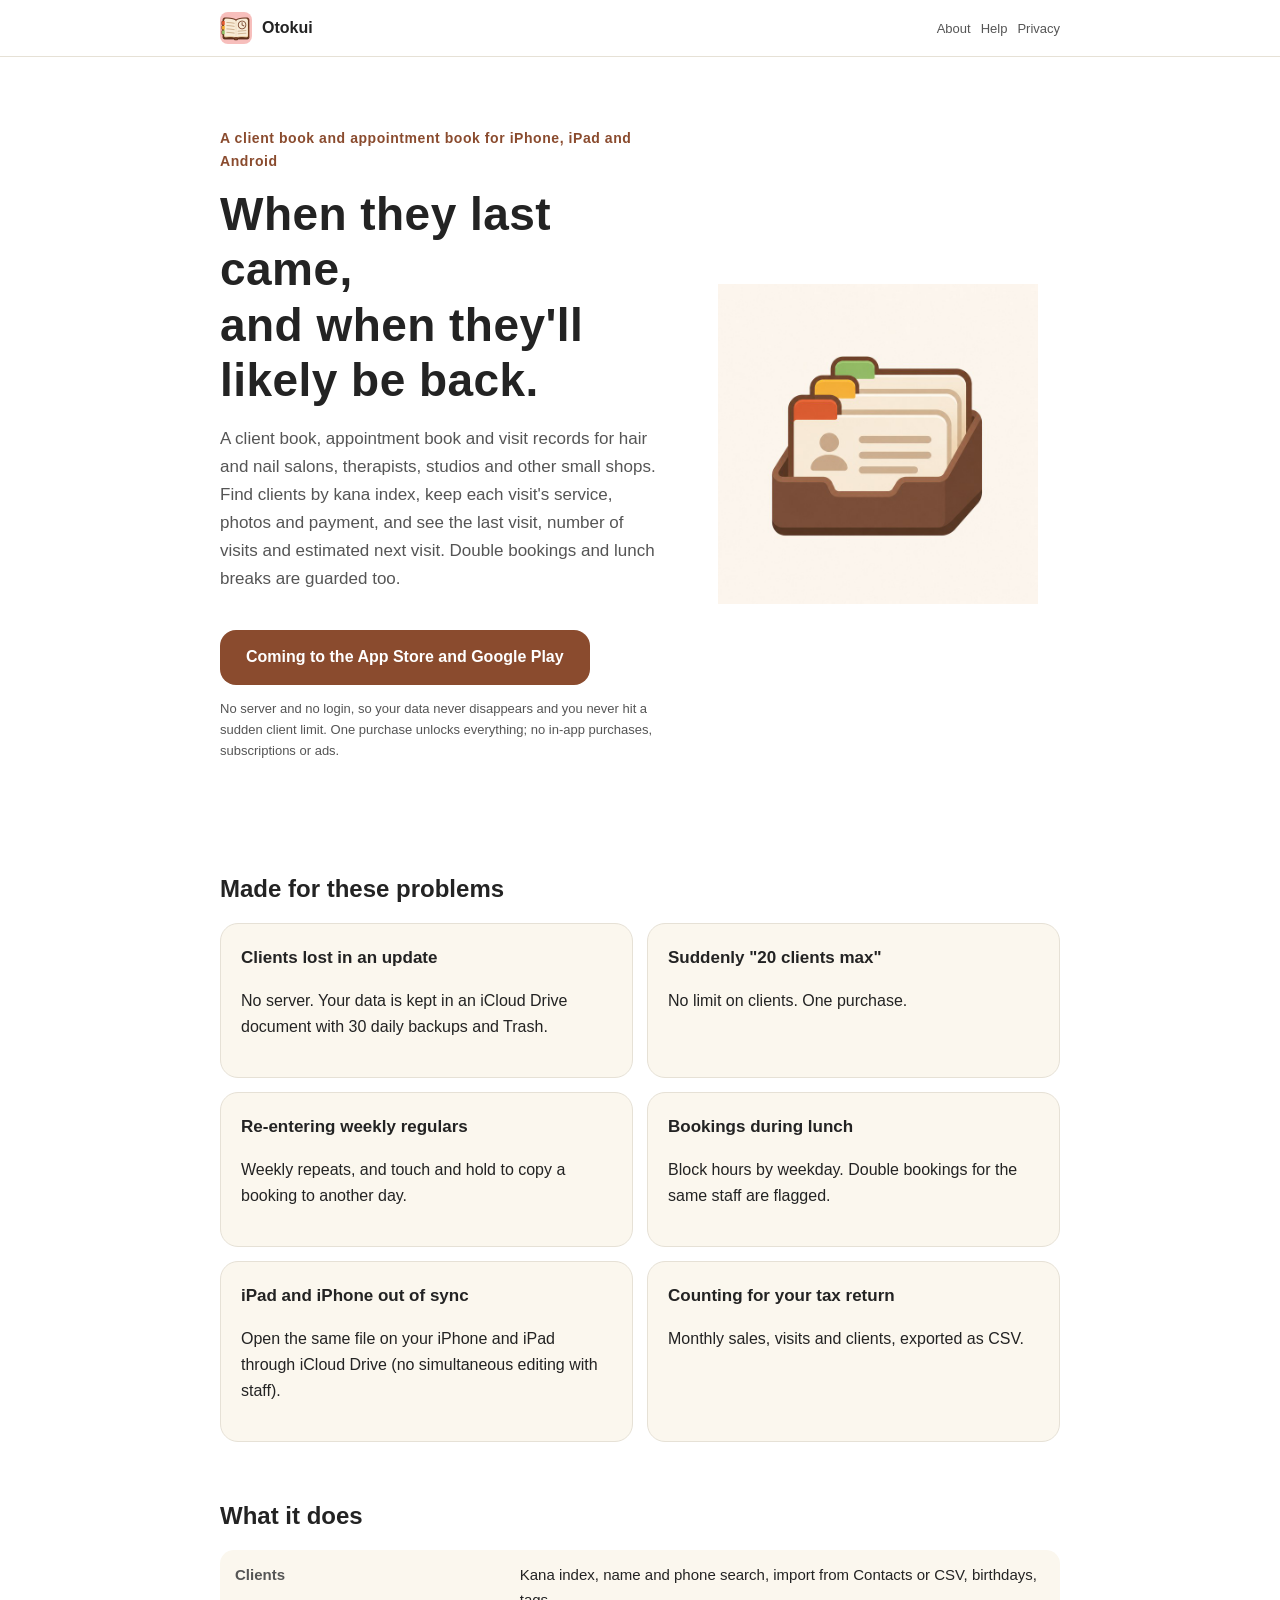
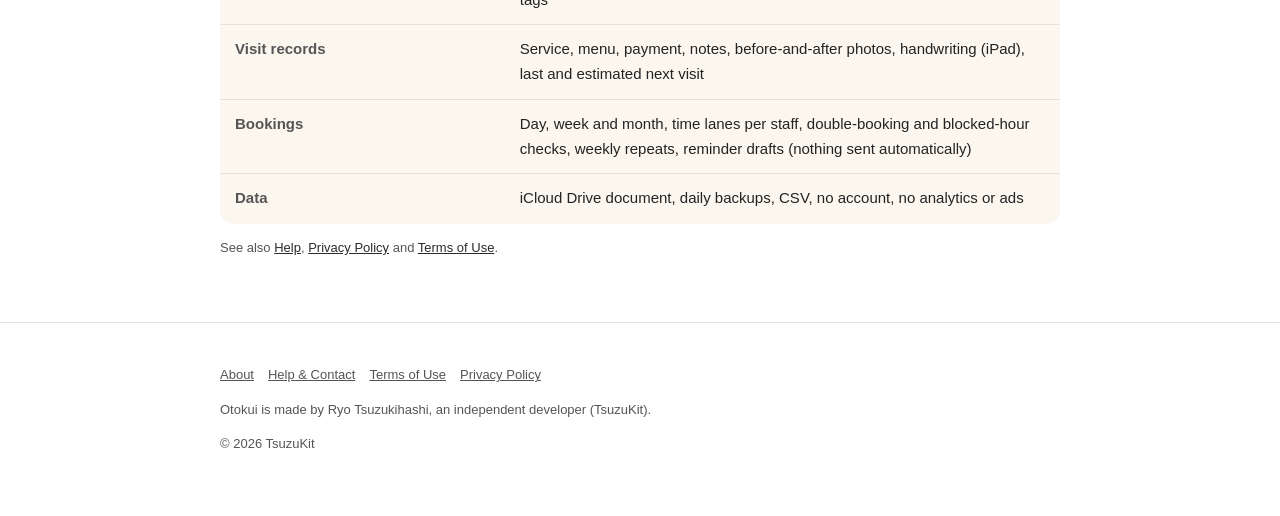
<file: index.html>
<!DOCTYPE html>
<html lang="ja" data-title-ja="おとくい｜顧客台帳と予約・カルテ" data-title-en="Otokui | Client book &amp; bookings">
<head>
<meta charset="UTF-8">
<meta name="viewport" content="width=device-width, initial-scale=1">
<script>(function(){var l=navigator.languages&&navigator.languages.length?navigator.languages:[navigator.language||"ja"],p="en";for(var i=0;i<l.length;i++){var c=String(l[i]).toLowerCase();if(c.indexOf("ja")===0){p="ja";break}if(c.indexOf("en")===0){p="en";break}}var d=document.documentElement;d.lang=p;var t=d.getAttribute("data-title-"+p);if(t){document.title=t}})();</script>
<title>おとくい｜顧客台帳と予約・カルテ</title>
<meta name="description" content="美容室・ネイル・整体・教室のお客さんの台帳と予約帳とカルテ。予約の重なりを防ぎ、前回の来店と次の目安・月の売上も。サーバーとログインなし。買い切り・広告なし。 / Client book, appointment book and visit records for salons, therapists and studios. Avoid double bookings and see last and next visits and monthly sales. One purchase, no ads.">
<meta property="og:title" content="おとくい｜顧客台帳と予約・カルテ">
<meta property="og:description" content="美容室・ネイル・整体・教室のお客さんの台帳と予約帳とカルテ。予約の重なりを防ぎ、前回の来店と次の目安・月の売上も。サーバーとログインなし。買い切り・広告なし。">
<meta property="og:type" content="website">
<meta property="og:url" content="https://otokui.tsuzukit.com/">
<meta property="og:image" content="https://otokui.tsuzukit.com/assets/og.jpg">
<link rel="icon" href="assets/icon.png">
<link rel="apple-touch-icon" href="assets/icon.png">
<link rel="stylesheet" href="style.css">
</head>
<body>
<div data-l="ja" lang="ja">
<header class="site"><div class="wrap">
<a class="brand" href="./"><img src="assets/icon.png" alt="" width="32" height="32">おとくい</a>
<nav class="site"><a href="./">紹介</a><a href="support.html">使い方</a><a href="privacy.html">プライバシー</a></nav>
</div></header>
<main class="wrap">
<section class="hero">
<div>
<p class="eyebrow">iPhone・iPad・Android の顧客台帳と予約帳</p>
<h1>前回いつ来て、<br>次はいつごろか。</h1>
<p class="lead">美容室・ネイル・整体・教室など、ひとりや少人数で店をやる人のための顧客台帳と予約帳とカルテです。お客さんを あかさたな で探し、来店ごとの施術・写真・会計を残すと、前回の来店日・来店の回数・次の目安が分かります。予約の重なりと昼休みも防ぎます。</p>
<a class="cta" href="#store" id="store">App Store・Google Play で配信予定</a>
<p class="note">サーバーもログインもないので、データが消えたり、ある日から人数が制限されたりしません。買い切りで全部の機能が使え、アプリ内課金・サブスクリプション・広告はありません。</p>
</div>
<img src="assets/hero.jpg" alt="お客さんの台帳と予約の表のイラスト" width="360">
</section>

<h2>こんな困りごとのために</h2>
<div class="grid two">
<div class="card"><h3>アップデートで顧客が消えた</h3><p>サーバーを使いません。iCloud Drive の書類と毎日の控え 30 世代・ゴミ箱で守ります。</p></div>
<div class="card"><h3>突然「20 人まで」</h3><p>お客さんの数に制限はありません。買い切りです。</p></div>
<div class="card"><h3>毎週同じお客さんを入れ直す</h3><p>毎週の繰り返しと、長押しで別の日にコピー。</p></div>
<div class="card"><h3>昼休みに予約を入れてしまう</h3><p>受けない時間を曜日ごとに。同じ担当の重なりも知らせます。</p></div>
<div class="card"><h3>iPad と iPhone で別々</h3><p>iCloud Drive の書類として、自分の iPhone と iPad で同じものを開けます（スタッフと同時に直すことはできません）。</p></div>
<div class="card"><h3>確定申告のときに数えたい</h3><p>月ごとの売上・来店の数・来た人の数。CSV で書き出せます。</p></div>
</div>

<h2>できること</h2>
<table>
<tr><th>お客さん</th><td>あかさたな・名前・電話で探す・連絡先や CSV から読みこむ・誕生日・タグ</td></tr>
<tr><th>カルテ</th><td>来店ごとの施術・メニュー・会計・メモ・前後の写真・手書き（iPad）・前回と次の目安</td></tr>
<tr><th>予約</th><td>日・週・月・担当ごとの時間の帯・重なりと受けない時間・毎週の繰り返し・知らせの文の下書き（自動では送りません）</td></tr>
<tr><th>データ</th><td>iCloud Drive の書類・毎日の控え・CSV・アカウントなし・解析と広告なし</td></tr>
</table>
<p class="note"><a href="support.html">使い方</a>・<a href="privacy.html">プライバシーポリシー</a>・<a href="terms.html">利用規約</a>もご覧ください。</p>
</main>
<footer class="site"><div class="wrap">
<p><a href="./">紹介</a><a href="support.html">使い方とお問い合わせ</a><a href="terms.html">利用規約</a><a href="privacy.html">プライバシーポリシー</a></p>
<p>おとくいは、個人開発者の續橋涼（TsuzuKit）が作っているアプリです。</p>
<p>© 2026 TsuzuKit</p>
</div></footer>
</div>
<div data-l="en" lang="en">
<header class="site"><div class="wrap">
<a class="brand" href="./"><img src="assets/icon.png" alt="" width="32" height="32">Otokui</a>
<nav class="site"><a href="./">About</a><a href="support.html">Help</a><a href="privacy.html">Privacy</a></nav>
</div></header>
<main class="wrap">
<section class="hero">
<div>
<p class="eyebrow">A client book and appointment book for iPhone, iPad and Android</p>
<h1>When they last came,<br>and when they'll likely be back.</h1>
<p class="lead">A client book, appointment book and visit records for hair and nail salons, therapists, studios and other small shops. Find clients by kana index, keep each visit's service, photos and payment, and see the last visit, number of visits and estimated next visit. Double bookings and lunch breaks are guarded too.</p>
<a class="cta" href="#store" id="store">Coming to the App Store and Google Play</a>
<p class="note">No server and no login, so your data never disappears and you never hit a sudden client limit. One purchase unlocks everything; no in-app purchases, subscriptions or ads.</p>
</div>
<img src="assets/hero.jpg" alt="Illustration of a client book and a booking chart" width="360">
</section>

<h2>Made for these problems</h2>
<div class="grid two">
<div class="card"><h3>Clients lost in an update</h3><p>No server. Your data is kept in an iCloud Drive document with 30 daily backups and Trash.</p></div>
<div class="card"><h3>Suddenly "20 clients max"</h3><p>No limit on clients. One purchase.</p></div>
<div class="card"><h3>Re-entering weekly regulars</h3><p>Weekly repeats, and touch and hold to copy a booking to another day.</p></div>
<div class="card"><h3>Bookings during lunch</h3><p>Block hours by weekday. Double bookings for the same staff are flagged.</p></div>
<div class="card"><h3>iPad and iPhone out of sync</h3><p>Open the same file on your iPhone and iPad through iCloud Drive (no simultaneous editing with staff).</p></div>
<div class="card"><h3>Counting for your tax return</h3><p>Monthly sales, visits and clients, exported as CSV.</p></div>
</div>

<h2>What it does</h2>
<table>
<tr><th>Clients</th><td>Kana index, name and phone search, import from Contacts or CSV, birthdays, tags</td></tr>
<tr><th>Visit records</th><td>Service, menu, payment, notes, before-and-after photos, handwriting (iPad), last and estimated next visit</td></tr>
<tr><th>Bookings</th><td>Day, week and month, time lanes per staff, double-booking and blocked-hour checks, weekly repeats, reminder drafts (nothing sent automatically)</td></tr>
<tr><th>Data</th><td>iCloud Drive document, daily backups, CSV, no account, no analytics or ads</td></tr>
</table>
<p class="note">See also <a href="support.html">Help</a>, <a href="privacy.html">Privacy Policy</a> and <a href="terms.html">Terms of Use</a>.</p>
</main>
<footer class="site"><div class="wrap">
<p><a href="./">About</a><a href="support.html">Help & Contact</a><a href="terms.html">Terms of Use</a><a href="privacy.html">Privacy Policy</a></p>
<p>Otokui is made by Ryo Tsuzukihashi, an independent developer (TsuzuKit).</p>
<p>© 2026 TsuzuKit</p>
</div></footer>
</div>
</body>
</html>
</file>
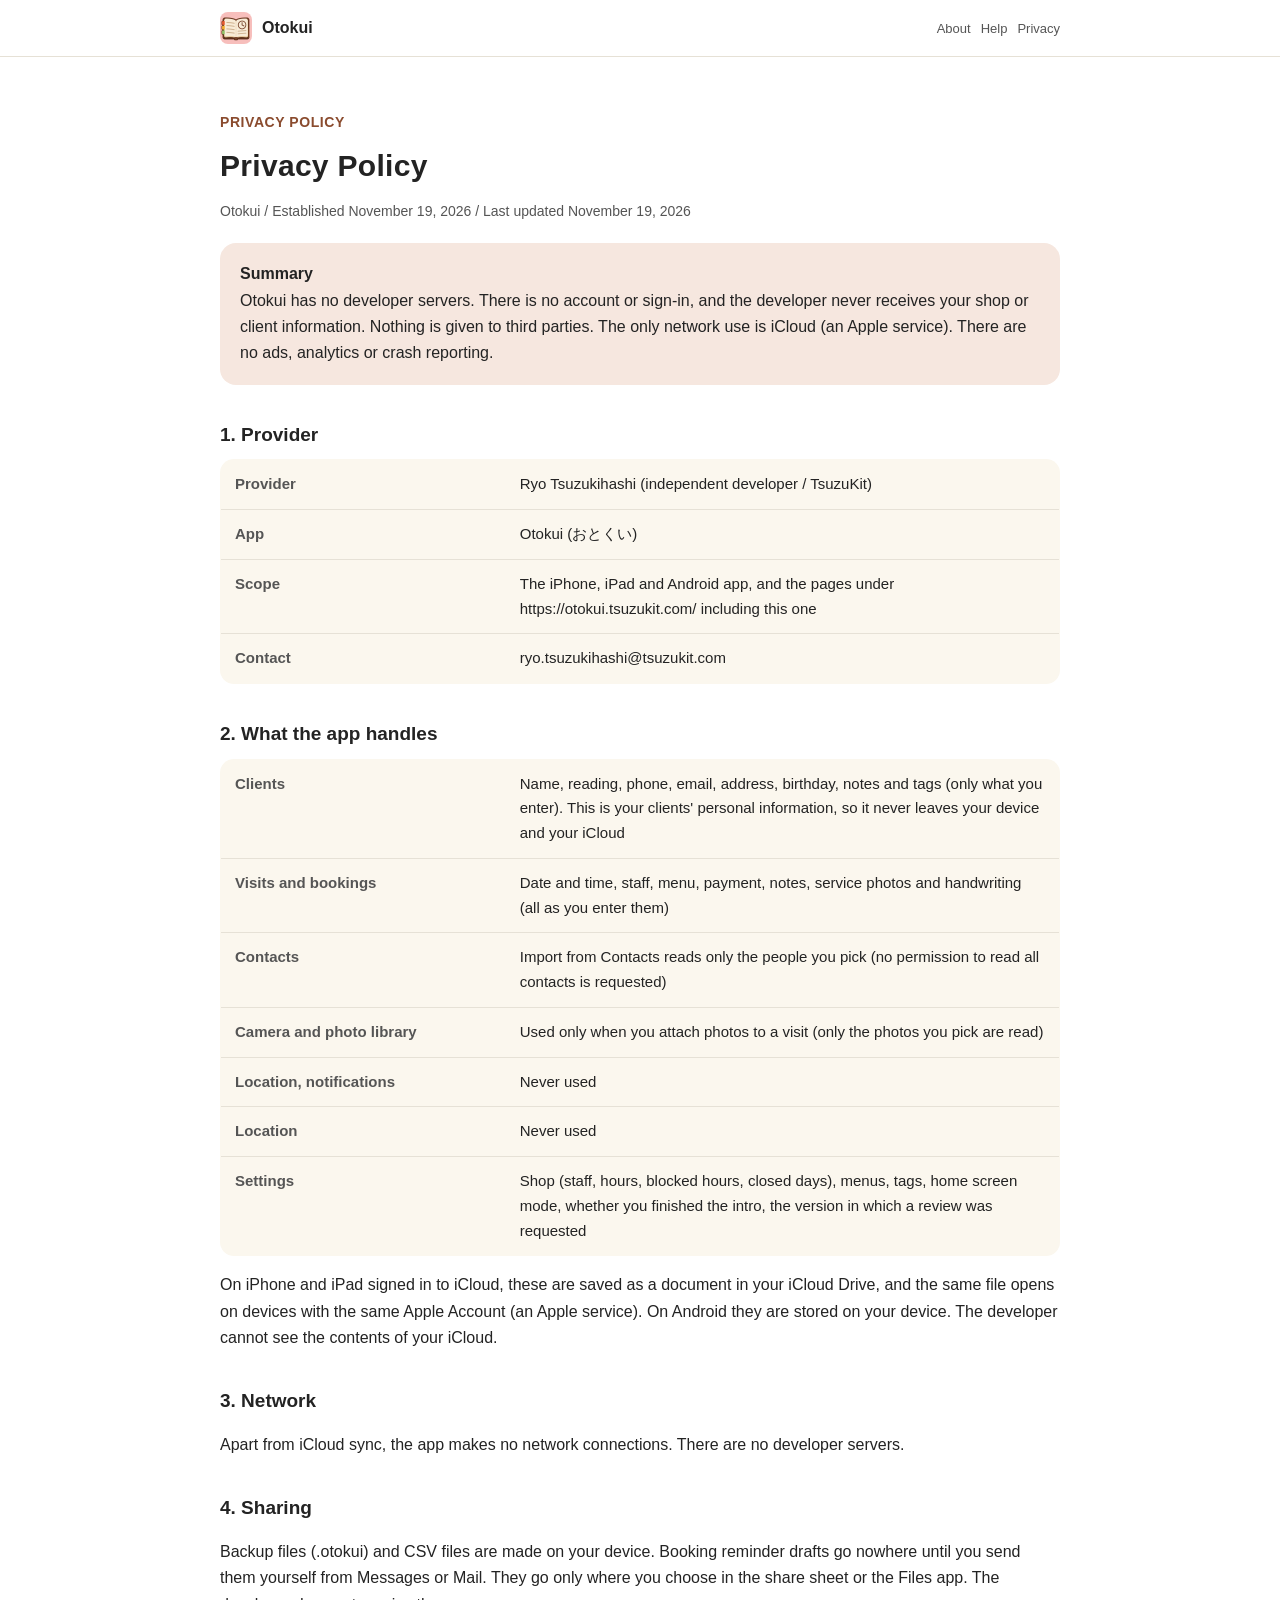
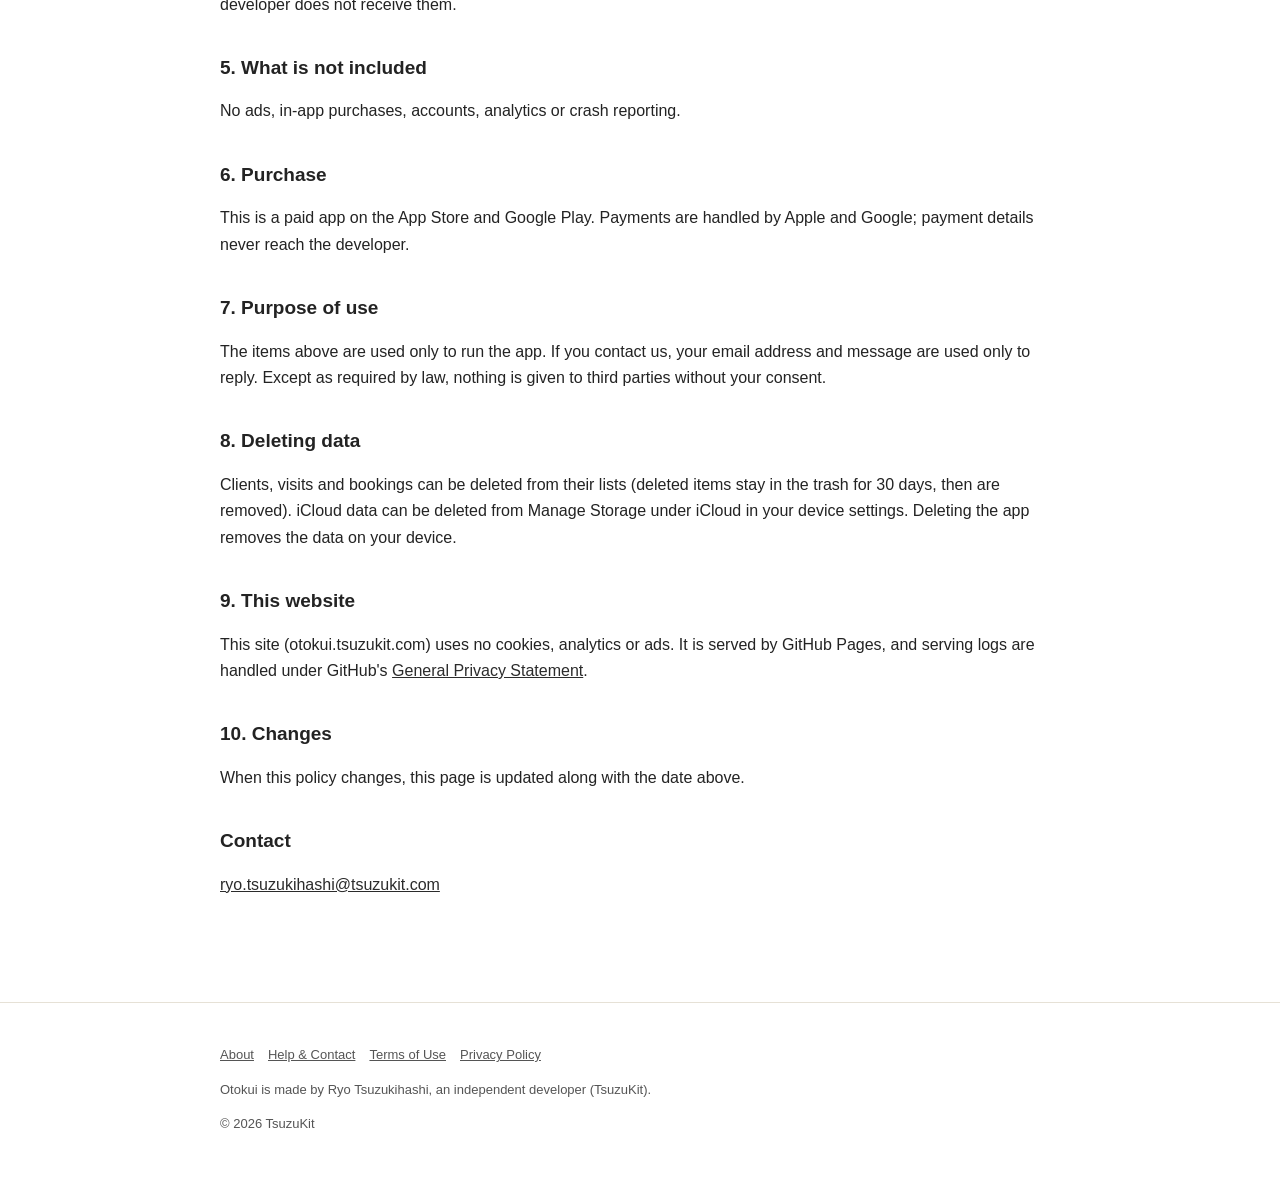
<file: privacy.html>
<!DOCTYPE html>
<html lang="ja" data-title-ja="プライバシーポリシー - おとくい" data-title-en="Privacy Policy - Otokui">
<head>
<meta charset="UTF-8">
<meta name="viewport" content="width=device-width, initial-scale=1">
<script>(function(){var l=navigator.languages&&navigator.languages.length?navigator.languages:[navigator.language||"ja"],p="en";for(var i=0;i<l.length;i++){var c=String(l[i]).toLowerCase();if(c.indexOf("ja")===0){p="ja";break}if(c.indexOf("en")===0){p="en";break}}var d=document.documentElement;d.lang=p;var t=d.getAttribute("data-title-"+p);if(t){document.title=t}})();</script>
<title>プライバシーポリシー - おとくい</title>
<meta name="description" content="おとくいのプライバシーポリシー。開発者は個人情報を集めません。お客さんの情報は端末の外に送りません。 / Privacy Policy for Otokui. The developer collects no personal information. Client information never leaves your device.">
<meta property="og:title" content="プライバシーポリシー - おとくい">
<meta property="og:description" content="おとくいのプライバシーポリシー。開発者は個人情報を集めません。お客さんの情報は端末の外に送りません。">
<meta property="og:type" content="website">
<meta property="og:url" content="https://otokui.tsuzukit.com/privacy.html">
<meta property="og:image" content="https://otokui.tsuzukit.com/assets/og.jpg">
<link rel="icon" href="assets/icon.png">
<link rel="apple-touch-icon" href="assets/icon.png">
<link rel="stylesheet" href="style.css">
</head>
<body>
<div data-l="ja" lang="ja">
<header class="site"><div class="wrap">
<a class="brand" href="./"><img src="assets/icon.png" alt="" width="32" height="32">おとくい</a>
<nav class="site"><a href="./">紹介</a><a href="support.html">使い方</a><a href="privacy.html">プライバシー</a></nav>
</div></header>
<main class="wrap">
<article class="doc">
<p class="eyebrow">PRIVACY POLICY</p>
<h1>プライバシーポリシー</h1>
<p class="meta">おとくい／制定日 2026年11月19日／改定日 2026年11月19日</p>
<div class="summary"><strong>このポリシーの要旨</strong><br>おとくいは、開発者のサーバーを持たないアプリです。アカウント登録やログインはなく、開発者があなたのお店やお客さんの情報を受け取ることはありません。第三者に渡すこともありません。通信は iCloud（Apple のサービス）だけです。広告、分析ツール、クラッシュを報告する仕組みは入れていません。</div>
<h2>1. 提供者</h2>
<table>
<tr><th>提供者</th><td>續橋涼（個人開発者 / TsuzuKit）</td></tr>
<tr><th>アプリ名</th><td>おとくい（英語名 Otokui）</td></tr>
<tr><th>対象</th><td>iPhone・iPad・Android 向けアプリと、このページを含む https://otokui.tsuzukit.com/ 配下のページ</td></tr>
<tr><th>連絡先</th><td>ryo.tsuzukihashi@tsuzukit.com</td></tr>
</table>
<h2>2. アプリが扱うもの</h2>
<table>
<tr><th>お客さん</th><td>名前・ふりがな・電話・メール・住所・誕生日・メモ・タグ（入れたものだけ）。お客さんの個人の情報なので、端末とあなたの iCloud の外には出しません</td></tr>
<tr><th>来店と予約</th><td>日時・担当・メニュー・会計・メモ・施術の写真・手書き（どれもあなたが入れたもの）</td></tr>
<tr><th>連絡先</th><td>［連絡先から読みこむ］で、あなたが選んだ人の情報だけを読みます（連絡先の全部を読む許可は求めません）</td></tr>
<tr><th>カメラ・写真のライブラリ</th><td>カルテに写真を付けるときだけ使います（ライブラリは選んだ写真だけを読みます）</td></tr>
<tr><th>位置・通知</th><td>使いません</td></tr>
<tr><th>位置</th><td>使いません</td></tr>
<tr><th>アプリの設定</th><td>店（担当・営業の時間・受けない時間・定休日）・メニュー・タグ・ホームのモード・案内を終えたかどうか・レビューのお願いを出した版</td></tr>
</table>
<p>これらは、iCloud に入っている iPhone・iPad ではあなたの iCloud Drive の書類として保存し、同じ Apple アカウントの端末で同じものを開きます（Apple のサービス）。Android では端末の中に保存します。開発者は、あなたの iCloud の中身を見ることはできません。</p>
<h2>3. 通信</h2>
<p>iCloud との同期のほかに、通信はしません。開発者のサーバーはありません。</p>
<h2>4. 書き出し</h2>
<p>控えのファイル（.otokui）・CSV は端末の中で作ります。予約の知らせの文は、あなたがメッセージやメールの画面で送るまで、どこにも送りません。送り先は、あなたが共有の画面やファイル App で選んだ場所です。開発者には届きません。</p>
<h2>5. 入れていないもの</h2>
<p>広告・アプリ内課金・アカウント登録・分析ツール・クラッシュの報告は入れていません。</p>
<h2>6. 購入</h2>
<p>本アプリは App Store と Google Play の有料アプリです。お支払いは Apple・Google が処理し、支払いの情報は開発者には届きません。</p>
<h2>7. 情報を使う目的</h2>
<p>上のものは、アプリを動かすためだけに使います。お問い合わせをいただいたときは、メールアドレスと内容をお返事のためだけに使います。法令にもとづく場合を除き、本人の同意なく第三者に渡すことはありません。</p>
<h2>8. 消したいとき</h2>
<p>お客さん・来店・予約は、それぞれの一覧から消せます（消したものはゴミ箱に30日残り、そのあと消えます）。iCloud の記録は、端末の設定の iCloud の「ストレージを管理」から消せます。アプリを消すと、端末の中のデータは消えます。</p>
<h2>9. このウェブサイトについて</h2>
<p>このサイト（otokui.tsuzukit.com）は、Cookie も、アクセスを計測する仕組みも、広告も使っていません。サイトは GitHub Pages で配信しており、配信の記録は GitHub の <a href="https://docs.github.com/ja/site-policy/privacy-policies/github-general-privacy-statement">プライバシーについての声明</a> に沿って扱われます。</p>
<h2>10. 改定</h2>
<p>このポリシーを変えるときは、このページを書きかえ、上の改定日を新しくします。</p>
<h2>お問い合わせ</h2>
<p><a href="mailto:ryo.tsuzukihashi@tsuzukit.com">ryo.tsuzukihashi@tsuzukit.com</a></p>
</article>
</main>
<footer class="site"><div class="wrap">
<p><a href="./">紹介</a><a href="support.html">使い方とお問い合わせ</a><a href="terms.html">利用規約</a><a href="privacy.html">プライバシーポリシー</a></p>
<p>おとくいは、個人開発者の續橋涼（TsuzuKit）が作っているアプリです。</p>
<p>© 2026 TsuzuKit</p>
</div></footer>
</div>
<div data-l="en" lang="en">
<header class="site"><div class="wrap">
<a class="brand" href="./"><img src="assets/icon.png" alt="" width="32" height="32">Otokui</a>
<nav class="site"><a href="./">About</a><a href="support.html">Help</a><a href="privacy.html">Privacy</a></nav>
</div></header>
<main class="wrap">
<article class="doc">
<p class="eyebrow">PRIVACY POLICY</p>
<h1>Privacy Policy</h1>
<p class="meta">Otokui / Established November 19, 2026 / Last updated November 19, 2026</p>
<div class="summary"><strong>Summary</strong><br>Otokui has no developer servers. There is no account or sign-in, and the developer never receives your shop or client information. Nothing is given to third parties. The only network use is iCloud (an Apple service). There are no ads, analytics or crash reporting.</div>
<h2>1. Provider</h2>
<table>
<tr><th>Provider</th><td>Ryo Tsuzukihashi (independent developer / TsuzuKit)</td></tr>
<tr><th>App</th><td>Otokui (おとくい)</td></tr>
<tr><th>Scope</th><td>The iPhone, iPad and Android app, and the pages under https://otokui.tsuzukit.com/ including this one</td></tr>
<tr><th>Contact</th><td>ryo.tsuzukihashi@tsuzukit.com</td></tr>
</table>
<h2>2. What the app handles</h2>
<table>
<tr><th>Clients</th><td>Name, reading, phone, email, address, birthday, notes and tags (only what you enter). This is your clients' personal information, so it never leaves your device and your iCloud</td></tr>
<tr><th>Visits and bookings</th><td>Date and time, staff, menu, payment, notes, service photos and handwriting (all as you enter them)</td></tr>
<tr><th>Contacts</th><td>Import from Contacts reads only the people you pick (no permission to read all contacts is requested)</td></tr>
<tr><th>Camera and photo library</th><td>Used only when you attach photos to a visit (only the photos you pick are read)</td></tr>
<tr><th>Location, notifications</th><td>Never used</td></tr>
<tr><th>Location</th><td>Never used</td></tr>
<tr><th>Settings</th><td>Shop (staff, hours, blocked hours, closed days), menus, tags, home screen mode, whether you finished the intro, the version in which a review was requested</td></tr>
</table>
<p>On iPhone and iPad signed in to iCloud, these are saved as a document in your iCloud Drive, and the same file opens on devices with the same Apple Account (an Apple service). On Android they are stored on your device. The developer cannot see the contents of your iCloud.</p>
<h2>3. Network</h2>
<p>Apart from iCloud sync, the app makes no network connections. There are no developer servers.</p>
<h2>4. Sharing</h2>
<p>Backup files (.otokui) and CSV files are made on your device. Booking reminder drafts go nowhere until you send them yourself from Messages or Mail. They go only where you choose in the share sheet or the Files app. The developer does not receive them.</p>
<h2>5. What is not included</h2>
<p>No ads, in-app purchases, accounts, analytics or crash reporting.</p>
<h2>6. Purchase</h2>
<p>This is a paid app on the App Store and Google Play. Payments are handled by Apple and Google; payment details never reach the developer.</p>
<h2>7. Purpose of use</h2>
<p>The items above are used only to run the app. If you contact us, your email address and message are used only to reply. Except as required by law, nothing is given to third parties without your consent.</p>
<h2>8. Deleting data</h2>
<p>Clients, visits and bookings can be deleted from their lists (deleted items stay in the trash for 30 days, then are removed). iCloud data can be deleted from Manage Storage under iCloud in your device settings. Deleting the app removes the data on your device.</p>
<h2>9. This website</h2>
<p>This site (otokui.tsuzukit.com) uses no cookies, analytics or ads. It is served by GitHub Pages, and serving logs are handled under GitHub's <a href="https://docs.github.com/en/site-policy/privacy-policies/github-general-privacy-statement">General Privacy Statement</a>.</p>
<h2>10. Changes</h2>
<p>When this policy changes, this page is updated along with the date above.</p>
<h2>Contact</h2>
<p><a href="mailto:ryo.tsuzukihashi@tsuzukit.com">ryo.tsuzukihashi@tsuzukit.com</a></p>
</article>
</main>
<footer class="site"><div class="wrap">
<p><a href="./">About</a><a href="support.html">Help & Contact</a><a href="terms.html">Terms of Use</a><a href="privacy.html">Privacy Policy</a></p>
<p>Otokui is made by Ryo Tsuzukihashi, an independent developer (TsuzuKit).</p>
<p>© 2026 TsuzuKit</p>
</div></footer>
</div>
</body>
</html>
</file>
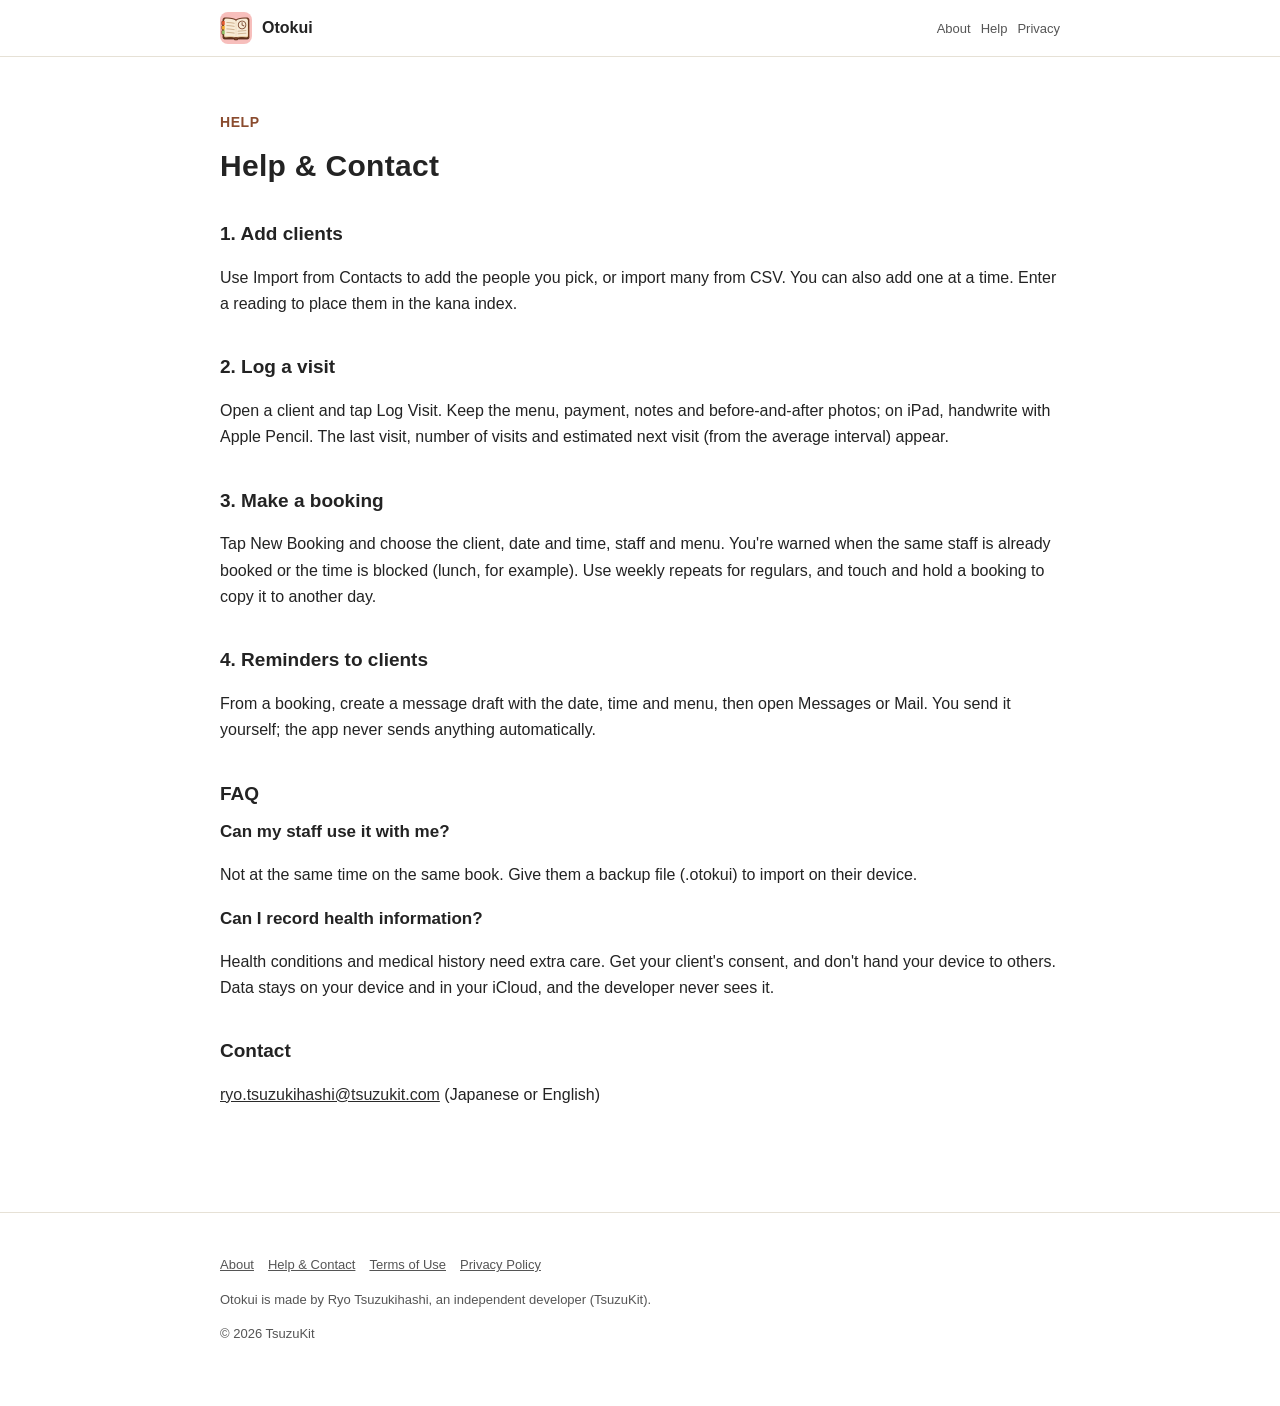
<file: support.html>
<!DOCTYPE html>
<html lang="ja" data-title-ja="使い方とお問い合わせ - おとくい" data-title-en="Help &amp; Contact - Otokui">
<head>
<meta charset="UTF-8">
<meta name="viewport" content="width=device-width, initial-scale=1">
<script>(function(){var l=navigator.languages&&navigator.languages.length?navigator.languages:[navigator.language||"ja"],p="en";for(var i=0;i<l.length;i++){var c=String(l[i]).toLowerCase();if(c.indexOf("ja")===0){p="ja";break}if(c.indexOf("en")===0){p="en";break}}var d=document.documentElement;d.lang=p;var t=d.getAttribute("data-title-"+p);if(t){document.title=t}})();</script>
<title>使い方とお問い合わせ - おとくい</title>
<meta name="description" content="おとくいの使い方（お客さん・カルテ・予約・売上・データ）とよくあるご質問、お問い合わせ。 / How to use Otokui (clients, visit records, bookings, sales, data), FAQ and contact.">
<meta property="og:title" content="使い方とお問い合わせ - おとくい">
<meta property="og:description" content="おとくいの使い方（お客さん・カルテ・予約・売上・データ）とよくあるご質問、お問い合わせ。">
<meta property="og:type" content="website">
<meta property="og:url" content="https://otokui.tsuzukit.com/support.html">
<meta property="og:image" content="https://otokui.tsuzukit.com/assets/og.jpg">
<link rel="icon" href="assets/icon.png">
<link rel="apple-touch-icon" href="assets/icon.png">
<link rel="stylesheet" href="style.css">
</head>
<body>
<div data-l="ja" lang="ja">
<header class="site"><div class="wrap">
<a class="brand" href="./"><img src="assets/icon.png" alt="" width="32" height="32">おとくい</a>
<nav class="site"><a href="./">紹介</a><a href="support.html">使い方</a><a href="privacy.html">プライバシー</a></nav>
</div></header>
<main class="wrap">
<article class="doc">
<p class="eyebrow">HELP</p>
<h1>使い方とお問い合わせ</h1>
<h2>1. お客さんを入れる</h2>
<p>［連絡先から読みこむ］で選んだ人を、または CSV からまとめて入れます。1人ずつ足すこともできます。ふりがなを入れると、あかさたな の索引に並びます。</p>
<h2>2. 来店を記録する</h2>
<p>お客さんを開いて［来店を記録］。メニュー・会計・メモ・前後の写真を残します。iPad では Apple Pencil で手書きもできます。前回の来店日・来店の回数・次の目安（来店の間隔の平均から）が出ます。</p>
<h2>3. 予約を入れる</h2>
<p>［予約を入れる］でお客さん・日時・担当・メニューを選びます。同じ担当の同じ時間や、受けない時間（昼休みなど）に入れようとすると知らせます。毎週のお客さんは繰り返しで、別の日には予約を長押ししてコピーします。</p>
<h2>4. お客さんへの知らせ</h2>
<p>予約から「メッセージの下書き」で日時とメニューを入れた文を作り、メッセージやメールの画面を開きます。送るのはあなたです（アプリが自動で送ることはありません）。</p>
<h2>よくあるご質問</h2>
<h3>スタッフと一緒に使えますか</h3>
<p>同時に同じ台帳を直すことはできません。控えのファイル（.otokui）を渡して、相手の端末で読みこんでください。</p>
<h3>カルテに体のことを書いてもいいですか</h3>
<p>体の状態や病歴は、とくに慎重に扱う情報です。お客さんの同意を得て書き、端末を人に渡さないでください。データは端末とあなたの iCloud の中だけにあり、開発者が見ることはありません。</p>
<h2>お問い合わせ</h2>
<p><a href="mailto:ryo.tsuzukihashi@tsuzukit.com">ryo.tsuzukihashi@tsuzukit.com</a>（日本語・英語）</p>
</article>
</main>
<footer class="site"><div class="wrap">
<p><a href="./">紹介</a><a href="support.html">使い方とお問い合わせ</a><a href="terms.html">利用規約</a><a href="privacy.html">プライバシーポリシー</a></p>
<p>おとくいは、個人開発者の續橋涼（TsuzuKit）が作っているアプリです。</p>
<p>© 2026 TsuzuKit</p>
</div></footer>
</div>
<div data-l="en" lang="en">
<header class="site"><div class="wrap">
<a class="brand" href="./"><img src="assets/icon.png" alt="" width="32" height="32">Otokui</a>
<nav class="site"><a href="./">About</a><a href="support.html">Help</a><a href="privacy.html">Privacy</a></nav>
</div></header>
<main class="wrap">
<article class="doc">
<p class="eyebrow">HELP</p>
<h1>Help &amp; Contact</h1>
<h2>1. Add clients</h2>
<p>Use Import from Contacts to add the people you pick, or import many from CSV. You can also add one at a time. Enter a reading to place them in the kana index.</p>
<h2>2. Log a visit</h2>
<p>Open a client and tap Log Visit. Keep the menu, payment, notes and before-and-after photos; on iPad, handwrite with Apple Pencil. The last visit, number of visits and estimated next visit (from the average interval) appear.</p>
<h2>3. Make a booking</h2>
<p>Tap New Booking and choose the client, date and time, staff and menu. You're warned when the same staff is already booked or the time is blocked (lunch, for example). Use weekly repeats for regulars, and touch and hold a booking to copy it to another day.</p>
<h2>4. Reminders to clients</h2>
<p>From a booking, create a message draft with the date, time and menu, then open Messages or Mail. You send it yourself; the app never sends anything automatically.</p>
<h2>FAQ</h2>
<h3>Can my staff use it with me?</h3>
<p>Not at the same time on the same book. Give them a backup file (.otokui) to import on their device.</p>
<h3>Can I record health information?</h3>
<p>Health conditions and medical history need extra care. Get your client's consent, and don't hand your device to others. Data stays on your device and in your iCloud, and the developer never sees it.</p>
<h2>Contact</h2>
<p><a href="mailto:ryo.tsuzukihashi@tsuzukit.com">ryo.tsuzukihashi@tsuzukit.com</a> (Japanese or English)</p>
</article>
</main>
<footer class="site"><div class="wrap">
<p><a href="./">About</a><a href="support.html">Help & Contact</a><a href="terms.html">Terms of Use</a><a href="privacy.html">Privacy Policy</a></p>
<p>Otokui is made by Ryo Tsuzukihashi, an independent developer (TsuzuKit).</p>
<p>© 2026 TsuzuKit</p>
</div></footer>
</div>
</body>
</html>
</file>
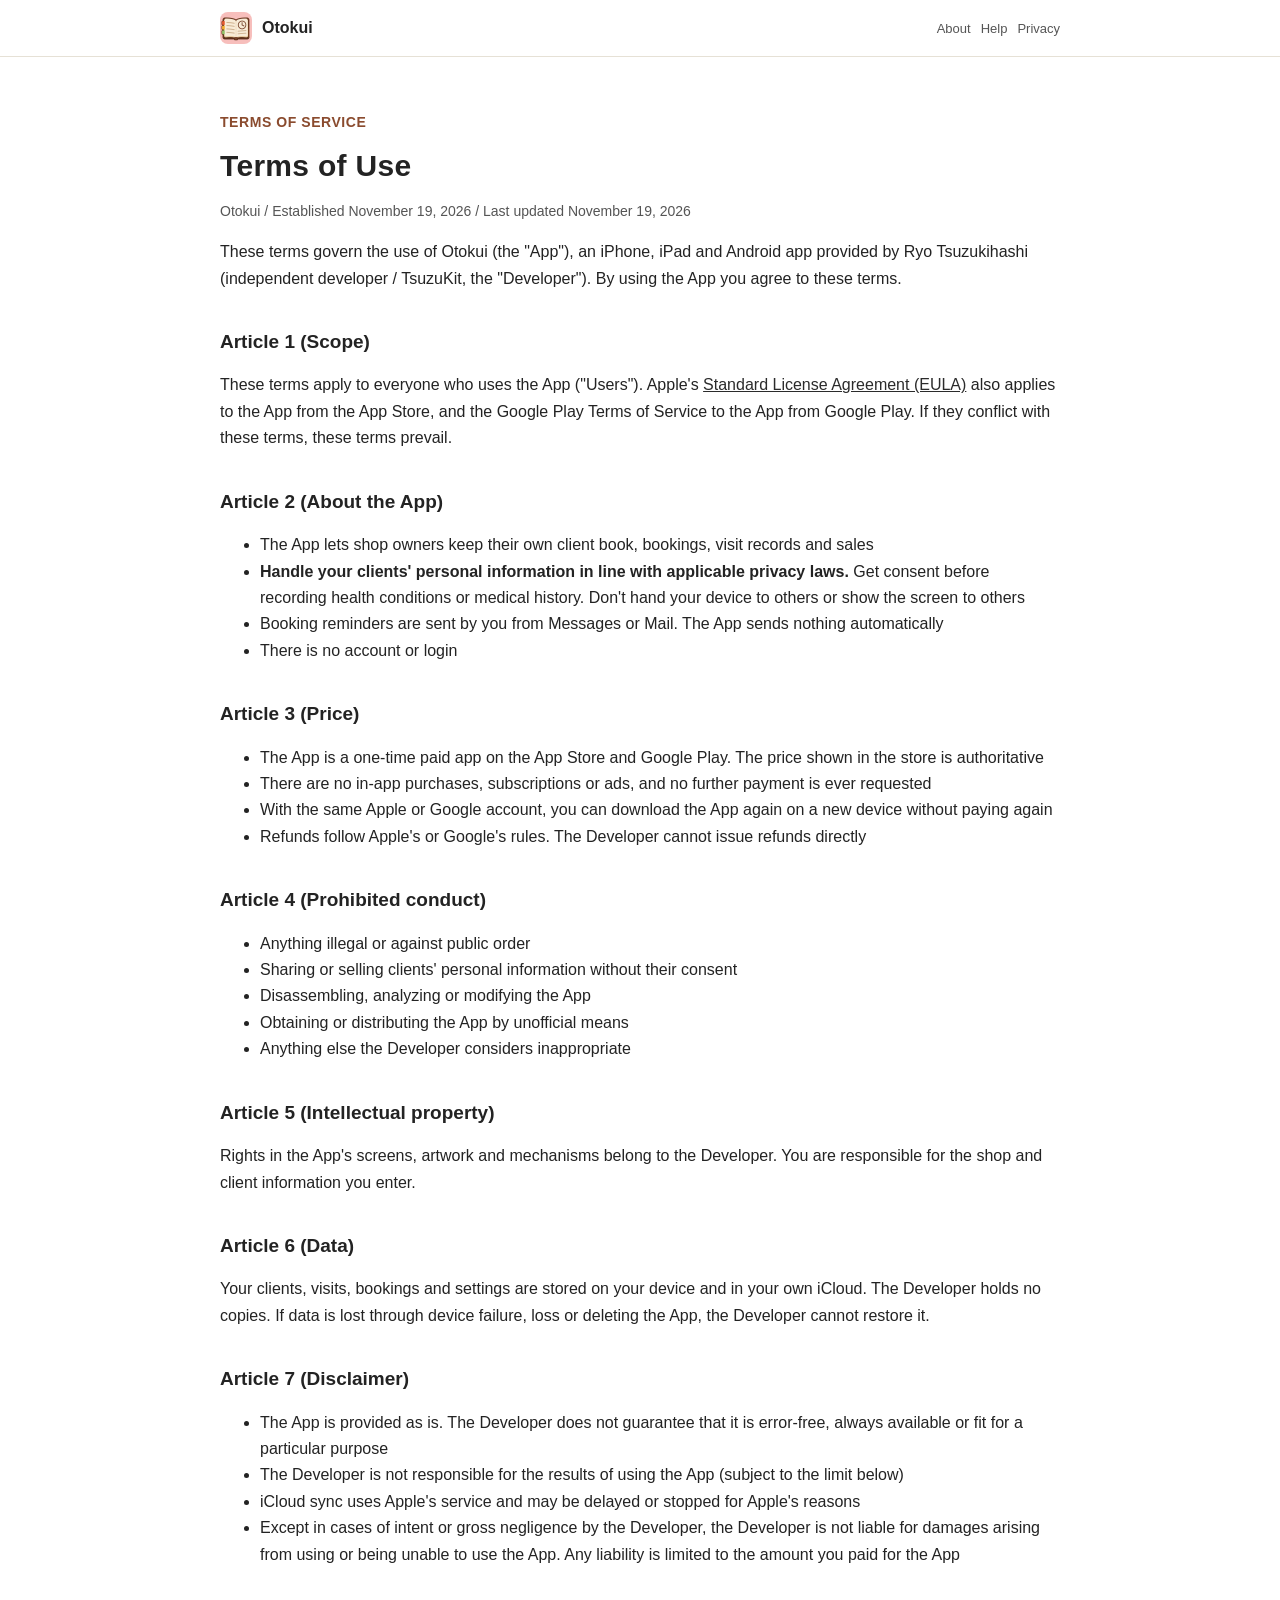
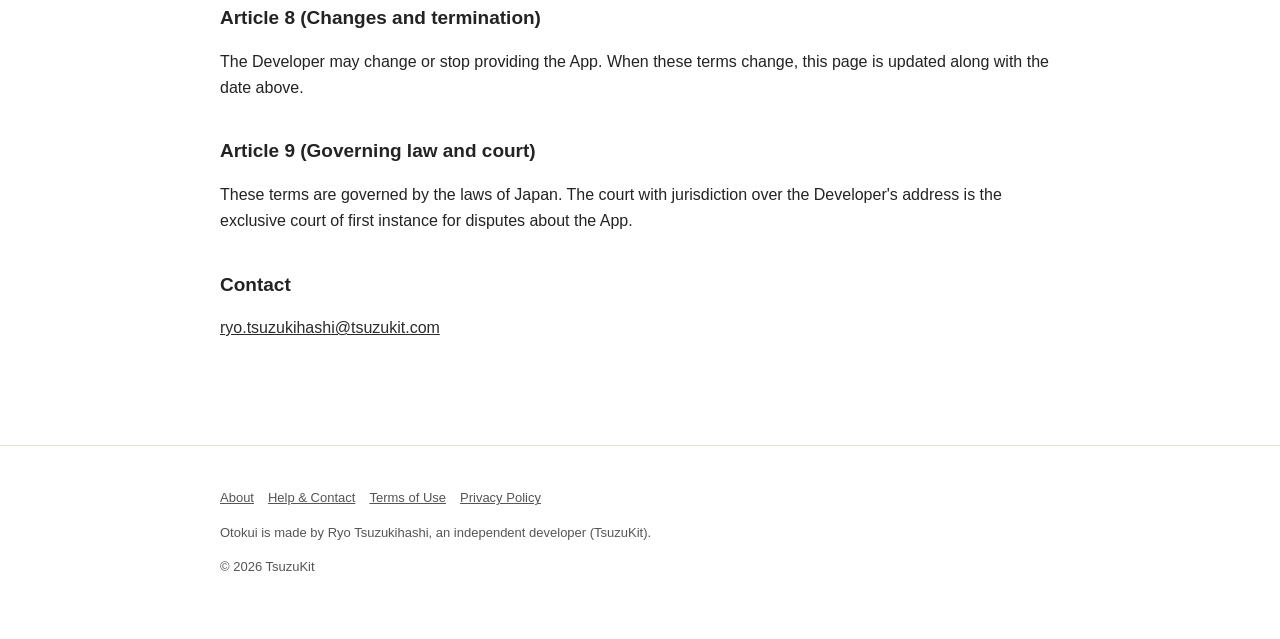
<file: terms.html>
<!DOCTYPE html>
<html lang="ja" data-title-ja="利用規約 - おとくい" data-title-en="Terms of Use - Otokui">
<head>
<meta charset="UTF-8">
<meta name="viewport" content="width=device-width, initial-scale=1">
<script>(function(){var l=navigator.languages&&navigator.languages.length?navigator.languages:[navigator.language||"ja"],p="en";for(var i=0;i<l.length;i++){var c=String(l[i]).toLowerCase();if(c.indexOf("ja")===0){p="ja";break}if(c.indexOf("en")===0){p="en";break}}var d=document.documentElement;d.lang=p;var t=d.getAttribute("data-title-"+p);if(t){document.title=t}})();</script>
<title>利用規約 - おとくい</title>
<meta name="description" content="おとくいの利用規約。 / Terms of Use for Otokui.">
<meta property="og:title" content="利用規約 - おとくい">
<meta property="og:description" content="おとくいの利用規約。">
<meta property="og:type" content="website">
<meta property="og:url" content="https://otokui.tsuzukit.com/terms.html">
<meta property="og:image" content="https://otokui.tsuzukit.com/assets/og.jpg">
<link rel="icon" href="assets/icon.png">
<link rel="apple-touch-icon" href="assets/icon.png">
<link rel="stylesheet" href="style.css">
</head>
<body>
<div data-l="ja" lang="ja">
<header class="site"><div class="wrap">
<a class="brand" href="./"><img src="assets/icon.png" alt="" width="32" height="32">おとくい</a>
<nav class="site"><a href="./">紹介</a><a href="support.html">使い方</a><a href="privacy.html">プライバシー</a></nav>
</div></header>
<main class="wrap">
<article class="doc">
<p class="eyebrow">TERMS OF SERVICE</p>
<h1>利用規約</h1>
<p class="meta">おとくい／制定日 2026年11月19日／改定日 2026年11月19日</p>
<p>この規約は、續橋涼（個人開発者 / TsuzuKit。以下「開発者」）が提供する iPhone・iPad・Android アプリ「おとくい」（以下「本アプリ」）を使うときの決まりです。本アプリを使った時点で、この規約に同意したものとします。</p>
<h2>第1条（適用）</h2>
<p>この規約は、本アプリを使うすべての方（以下「利用者」）に適用されます。App Store から入れた本アプリには、Apple が定める<a href="https://www.apple.com/legal/internet-services/itunes/dev/stdeula/">標準のライセンス契約（EULA）</a>も、Google Play から入れた本アプリには Google Play の利用規約も、あわせて適用されます。この規約とそれらが食い違うときは、この規約を優先します。</p>
<h2>第2条（本アプリについて）</h2>
<ul>
<li>本アプリは、店を営む利用者が、自分のお客さんの台帳・予約・来店の記録（カルテ）・売上をつけるための道具です</li>
<li><strong>お客さんの個人の情報は、利用者が個人情報の保護に関する法律などにしたがって扱ってください。</strong>カルテに体の状態や病歴などを書くときは、お客さんの同意を得てください。端末を人に渡したり、画面を人に見せたりしないでください</li>
<li>予約の知らせは、利用者が自分でメッセージやメールの画面から送ります。本アプリは自動で送りません</li>
<li>アカウント登録やログインはありません</li>
</ul>
<h2>第3条（料金）</h2>
<ul>
<li>本アプリは、App Store・Google Play で購入する買い切りの有料アプリです。価格はストアに表示されるものが正です</li>
<li>アプリ内課金、サブスクリプション、広告はありません。購入したあとに追加の支払いを求めることはありません</li>
<li>同じ Apple アカウント・Google アカウントであれば、機種変更やアプリの入れ直しのときに、もう一度お支払いいただかずにダウンロードできます</li>
<li>返金は Apple・Google の規定に従います。開発者が直接返金することはできません</li>
</ul>
<h2>第4条（禁止事項）</h2>
<p>本アプリを使うとき、次のことをしてはいけません。</p>
<ul>
<li>法令や公序良俗に反すること</li>
<li>お客さんの個人の情報を、本人の同意なく人に配ること・売ること</li>
<li>本アプリを分解・解析・改変すること</li>
<li>本アプリを正規の方法以外で入手したり、配ったりすること</li>
<li>そのほか、開発者が不適切と判断すること</li>
</ul>
<h2>第5条（知的財産）</h2>
<p>本アプリの画面・絵・仕組みについての権利は、開発者にあります。利用者が入れた店とお客さんの情報は、利用者が責任をもって扱うものです。</p>
<h2>第6条（データ）</h2>
<p>お客さん・来店・予約・設定は、利用者の端末と、利用者の iCloud に保存されます。開発者はその記録を持っていません。端末の故障や紛失、アプリの削除などで消えても、開発者は元に戻すことができません。</p>
<h2>第7条（免責事項）</h2>
<ul>
<li>本アプリは、そのままの状態で提供します。開発者は、本アプリに誤りがないこと、いつでも使えること、特定の目的に合うことを保証しません</li>
<li>本アプリを使った結果について、開発者は責任を負いません（下の項の上限のとおり）</li>
<li>iCloud の同期は Apple のサービスを使うため、Apple の都合で遅れたり止まったりすることがあります</li>
<li>本アプリを使ったこと、または使えなかったことで利用者や周りの人に損害が生じても、開発者に故意または重大な過失がある場合を除き、開発者は責任を負いません。責任を負う場合も、利用者が本アプリに支払った金額を上限とします</li>
</ul>
<h2>第8条（変更と終了）</h2>
<p>開発者は、本アプリの内容を変えること、提供を終えることがあります。この規約を変えるときは、このページを書きかえ、上の改定日を新しくします。</p>
<h2>第9条（準拠法と裁判所）</h2>
<p>この規約は日本法に従います。本アプリについての争いは、開発者の住所地を管轄する裁判所を、第一審の専属的な合意管轄裁判所とします。</p>
<h2>お問い合わせ</h2>
<p><a href="mailto:ryo.tsuzukihashi@tsuzukit.com">ryo.tsuzukihashi@tsuzukit.com</a></p>
</article>
</main>
<footer class="site"><div class="wrap">
<p><a href="./">紹介</a><a href="support.html">使い方とお問い合わせ</a><a href="terms.html">利用規約</a><a href="privacy.html">プライバシーポリシー</a></p>
<p>おとくいは、個人開発者の續橋涼（TsuzuKit）が作っているアプリです。</p>
<p>© 2026 TsuzuKit</p>
</div></footer>
</div>
<div data-l="en" lang="en">
<header class="site"><div class="wrap">
<a class="brand" href="./"><img src="assets/icon.png" alt="" width="32" height="32">Otokui</a>
<nav class="site"><a href="./">About</a><a href="support.html">Help</a><a href="privacy.html">Privacy</a></nav>
</div></header>
<main class="wrap">
<article class="doc">
<p class="eyebrow">TERMS OF SERVICE</p>
<h1>Terms of Use</h1>
<p class="meta">Otokui / Established November 19, 2026 / Last updated November 19, 2026</p>
<p>These terms govern the use of Otokui (the "App"), an iPhone, iPad and Android app provided by Ryo Tsuzukihashi (independent developer / TsuzuKit, the "Developer"). By using the App you agree to these terms.</p>
<h2>Article 1 (Scope)</h2>
<p>These terms apply to everyone who uses the App ("Users"). Apple's <a href="https://www.apple.com/legal/internet-services/itunes/dev/stdeula/">Standard License Agreement (EULA)</a> also applies to the App from the App Store, and the Google Play Terms of Service to the App from Google Play. If they conflict with these terms, these terms prevail.</p>
<h2>Article 2 (About the App)</h2>
<ul>
<li>The App lets shop owners keep their own client book, bookings, visit records and sales</li>
<li><strong>Handle your clients' personal information in line with applicable privacy laws.</strong> Get consent before recording health conditions or medical history. Don't hand your device to others or show the screen to others</li>
<li>Booking reminders are sent by you from Messages or Mail. The App sends nothing automatically</li>
<li>There is no account or login</li>
</ul>
<h2>Article 3 (Price)</h2>
<ul>
<li>The App is a one-time paid app on the App Store and Google Play. The price shown in the store is authoritative</li>
<li>There are no in-app purchases, subscriptions or ads, and no further payment is ever requested</li>
<li>With the same Apple or Google account, you can download the App again on a new device without paying again</li>
<li>Refunds follow Apple's or Google's rules. The Developer cannot issue refunds directly</li>
</ul>
<h2>Article 4 (Prohibited conduct)</h2>
<ul>
<li>Anything illegal or against public order</li>
<li>Sharing or selling clients' personal information without their consent</li>
<li>Disassembling, analyzing or modifying the App</li>
<li>Obtaining or distributing the App by unofficial means</li>
<li>Anything else the Developer considers inappropriate</li>
</ul>
<h2>Article 5 (Intellectual property)</h2>
<p>Rights in the App's screens, artwork and mechanisms belong to the Developer. You are responsible for the shop and client information you enter.</p>
<h2>Article 6 (Data)</h2>
<p>Your clients, visits, bookings and settings are stored on your device and in your own iCloud. The Developer holds no copies. If data is lost through device failure, loss or deleting the App, the Developer cannot restore it.</p>
<h2>Article 7 (Disclaimer)</h2>
<ul>
<li>The App is provided as is. The Developer does not guarantee that it is error-free, always available or fit for a particular purpose</li>
<li>The Developer is not responsible for the results of using the App (subject to the limit below)</li>
<li>iCloud sync uses Apple's service and may be delayed or stopped for Apple's reasons</li>
<li>Except in cases of intent or gross negligence by the Developer, the Developer is not liable for damages arising from using or being unable to use the App. Any liability is limited to the amount you paid for the App</li>
</ul>
<h2>Article 8 (Changes and termination)</h2>
<p>The Developer may change or stop providing the App. When these terms change, this page is updated along with the date above.</p>
<h2>Article 9 (Governing law and court)</h2>
<p>These terms are governed by the laws of Japan. The court with jurisdiction over the Developer's address is the exclusive court of first instance for disputes about the App.</p>
<h2>Contact</h2>
<p><a href="mailto:ryo.tsuzukihashi@tsuzukit.com">ryo.tsuzukihashi@tsuzukit.com</a></p>
</article>
</main>
<footer class="site"><div class="wrap">
<p><a href="./">About</a><a href="support.html">Help & Contact</a><a href="terms.html">Terms of Use</a><a href="privacy.html">Privacy Policy</a></p>
<p>Otokui is made by Ryo Tsuzukihashi, an independent developer (TsuzuKit).</p>
<p>© 2026 TsuzuKit</p>
</div></footer>
</div>
</body>
</html>
</file>
<file: style.css>
/* おとくい — 白い地・墨の文字・革の茶色の差し色（白の上で 6.9:1）。暗い表示は桃色の差し色に濃い字（アプリの Theme と同じ） */
:root {
  --paper: #ffffff; --card: #fbf7ee; --ink: #232323; --sub: #555555; --line: #e6e1d6;
  --vermilion: #8a4b2e; --vermilion-soft: #f6e7df; --navy: #2b2b2b; --on-accent: #ffffff; --correct: #3f7a33;
}
@media (prefers-color-scheme: dark) {
  :root { --paper: #121418; --card: #1b1e24; --ink: #eef0f4; --sub: #b4b9c4; --line: #2a2f38;
    --vermilion: #f2b8a8; --vermilion-soft: #2b201b; --navy: #f2b8a8; --correct: #9fd08c; --on-accent: #121418; }
}
* { box-sizing: border-box; }
html { -webkit-text-size-adjust: 100%; }
body { margin: 0; background: var(--paper); color: var(--ink); line-height: 1.8;
  font-family: -apple-system, BlinkMacSystemFont, "Hiragino Sans", "Hiragino Kaku Gothic ProN", "Noto Sans JP", sans-serif; }
a { color: var(--navy); }
.wrap { max-width: 880px; margin: 0 auto; padding: 0 20px; }
header.site { border-bottom: 1px solid var(--line); background: var(--paper); position: sticky; top: 0; z-index: 5; }
header.site .wrap { display: flex; align-items: center; gap: 16px; min-height: 56px; }
.brand { display: flex; align-items: center; gap: 10px; font-weight: 800; text-decoration: none; color: var(--ink); margin-right: auto; }
.brand img { width: 32px; height: 32px; border-radius: 8px; }
nav.site a { font-size: 14px; text-decoration: none; color: var(--sub); margin-left: 14px; white-space: nowrap; }
nav.site a:hover { color: var(--ink); }
.hero { padding: 56px 0 40px; display: grid; gap: 32px; align-items: center; }
@media (min-width: 760px) { .hero { grid-template-columns: 1.1fr 0.9fr; } }
.eyebrow { color: var(--vermilion); font-weight: 700; font-size: 14px; letter-spacing: 0.04em; }
h1 { font-size: clamp(30px, 6vw, 46px); line-height: 1.35; margin: 8px 0 16px; letter-spacing: 0.01em; }
h2 { font-size: 24px; margin: 56px 0 16px; line-height: 1.5; }
h3 { font-size: 17px; margin: 0 0 6px; }
.lead { font-size: 17px; color: var(--sub); }
.cta { display: inline-block; margin-top: 20px; background: var(--vermilion); color: var(--on-accent); font-weight: 700; text-decoration: none;
  padding: 14px 26px; border-radius: 16px; }
.note { font-size: 13px; color: var(--sub); }
.hero img { width: 100%; max-width: 320px; height: auto; justify-self: center; }
.grid { display: grid; gap: 14px; }
@media (min-width: 700px) { .grid.two { grid-template-columns: 1fr 1fr; } .grid.three { grid-template-columns: repeat(3, 1fr); } }
.card { background: var(--card); border: 1px solid var(--line); border-radius: 18px; padding: 20px; }
.card.em { background: var(--vermilion-soft); border-color: transparent; }
.steps { counter-reset: step; }
.steps .card { position: relative; padding-left: 62px; }
.steps .card::before { counter-increment: step; content: counter(step); position: absolute; left: 18px; top: 18px; width: 32px; height: 32px;
  border-radius: 50%; border: 2.5px solid var(--vermilion); color: var(--vermilion); font-weight: 800; display: grid; place-items: center; }
table { width: 100%; border-collapse: collapse; background: var(--card); border: 1px solid var(--line); border-radius: 14px; overflow: hidden; }
th, td { text-align: left; padding: 12px 14px; border-bottom: 1px solid var(--line); vertical-align: top; font-size: 15px; }
th { width: 34%; color: var(--sub); font-weight: 600; }
tr:last-child th, tr:last-child td { border-bottom: none; }
.doc { padding: 40px 0 24px; }
.doc h1 { font-size: 30px; }
.doc h2 { font-size: 19px; margin: 36px 0 10px; }
.doc .meta { color: var(--sub); font-size: 14px; }
.doc .summary { background: var(--vermilion-soft); border-radius: 16px; padding: 18px 20px; margin: 20px 0; }
details { background: var(--card); border: 1px solid var(--line); border-radius: 14px; padding: 14px 18px; }
details + details { margin-top: 10px; }
summary { font-weight: 700; cursor: pointer; }
footer.site { border-top: 1px solid var(--line); margin-top: 64px; padding: 28px 0 48px; color: var(--sub); font-size: 13px; }
footer.site a { color: var(--sub); margin-right: 14px; }
.qid { font-family: ui-monospace, SFMono-Regular, Menlo, monospace; background: var(--card); border: 1px solid var(--line);
  border-radius: 8px; padding: 2px 8px; }
/* 端末の言語に合うほうだけ見せる（build.py が両方を1ページに入れる） */
html[lang="ja"] [data-l="en"], html[lang="en"] [data-l="ja"] { display: none; }
[lang="en"] { line-height: 1.65; }
[lang="en"] h1 { line-height: 1.2; }
[lang="en"] nav.site a { font-size: 13px; margin-left: 10px; }
@media (max-width: 480px) { nav.site a { font-size: 12px; margin-left: 8px; } header.site .wrap { gap: 4px; } .brand { gap: 7px; font-size: 15px; } }
.brand { white-space: nowrap; flex-shrink: 0; }
/* 幅の狭い画面では、上の帯の「紹介」を出さない（左のアプリ名が同じ行き先） */
@media (max-width: 480px) { nav.site a:first-child { display: none; } }
</file>
